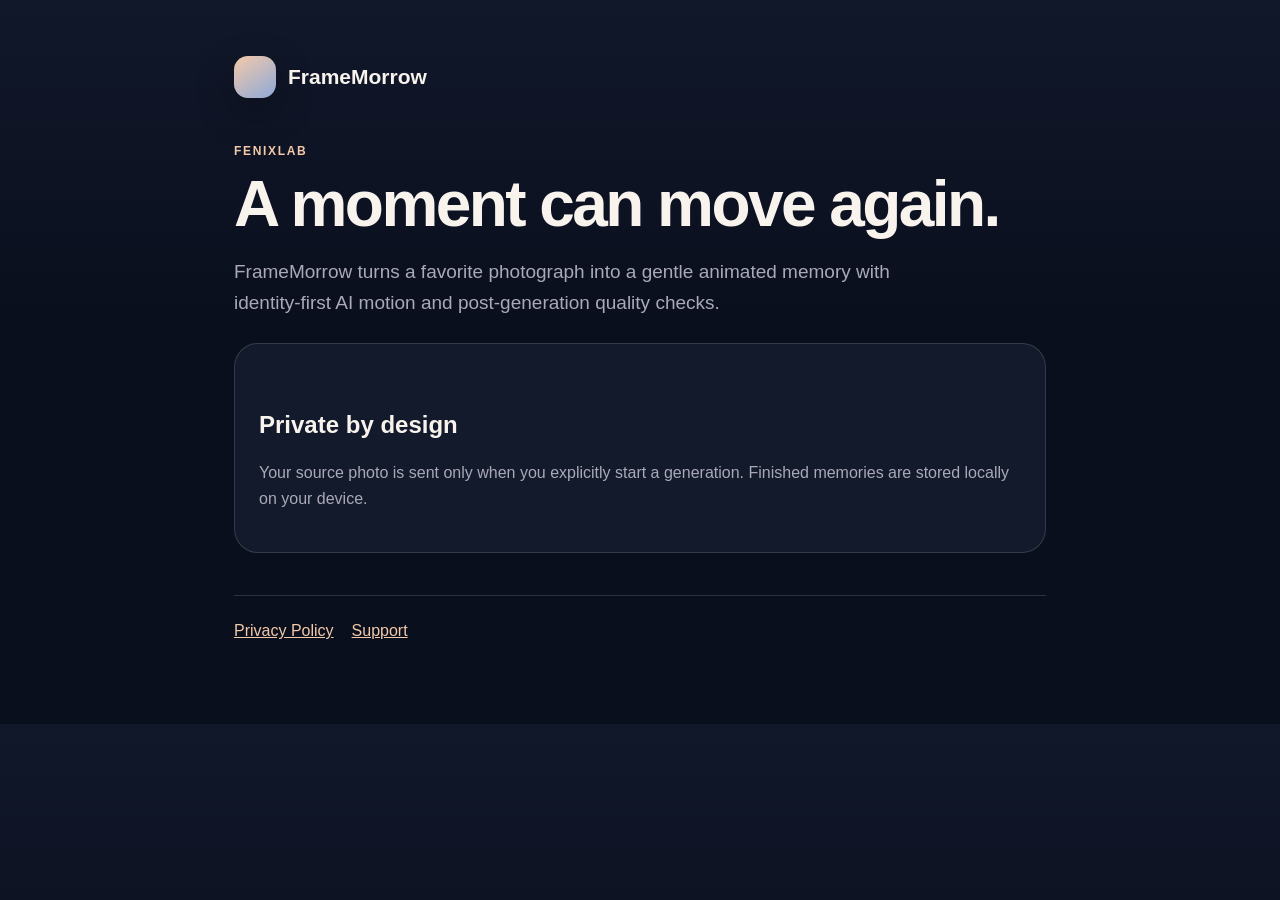
<file: index.html>
<!doctype html><html lang="en"><head><meta charset="utf-8"><meta name="viewport" content="width=device-width,initial-scale=1"><title>FrameMorrow</title><meta name="description" content="FrameMorrow — bring your photos to life"><link rel="stylesheet" href="style.css"></head><body><main class="wrap">
<div class="brand"><div class="mark"></div><strong>FrameMorrow</strong></div><div class="eyebrow">Fenixlab</div><h1>A moment can move again.</h1><p class="lead">FrameMorrow turns a favorite photograph into a gentle animated memory with identity-first AI motion and post-generation quality checks.</p>
<div class="card"><h2>Private by design</h2><p>Your source photo is sent only when you explicitly start a generation. Finished memories are stored locally on your device.</p></div>
<nav class="nav"><a href="privacy.html">Privacy Policy</a><a href="support.html">Support</a></nav>
</main></body></html>
</file>
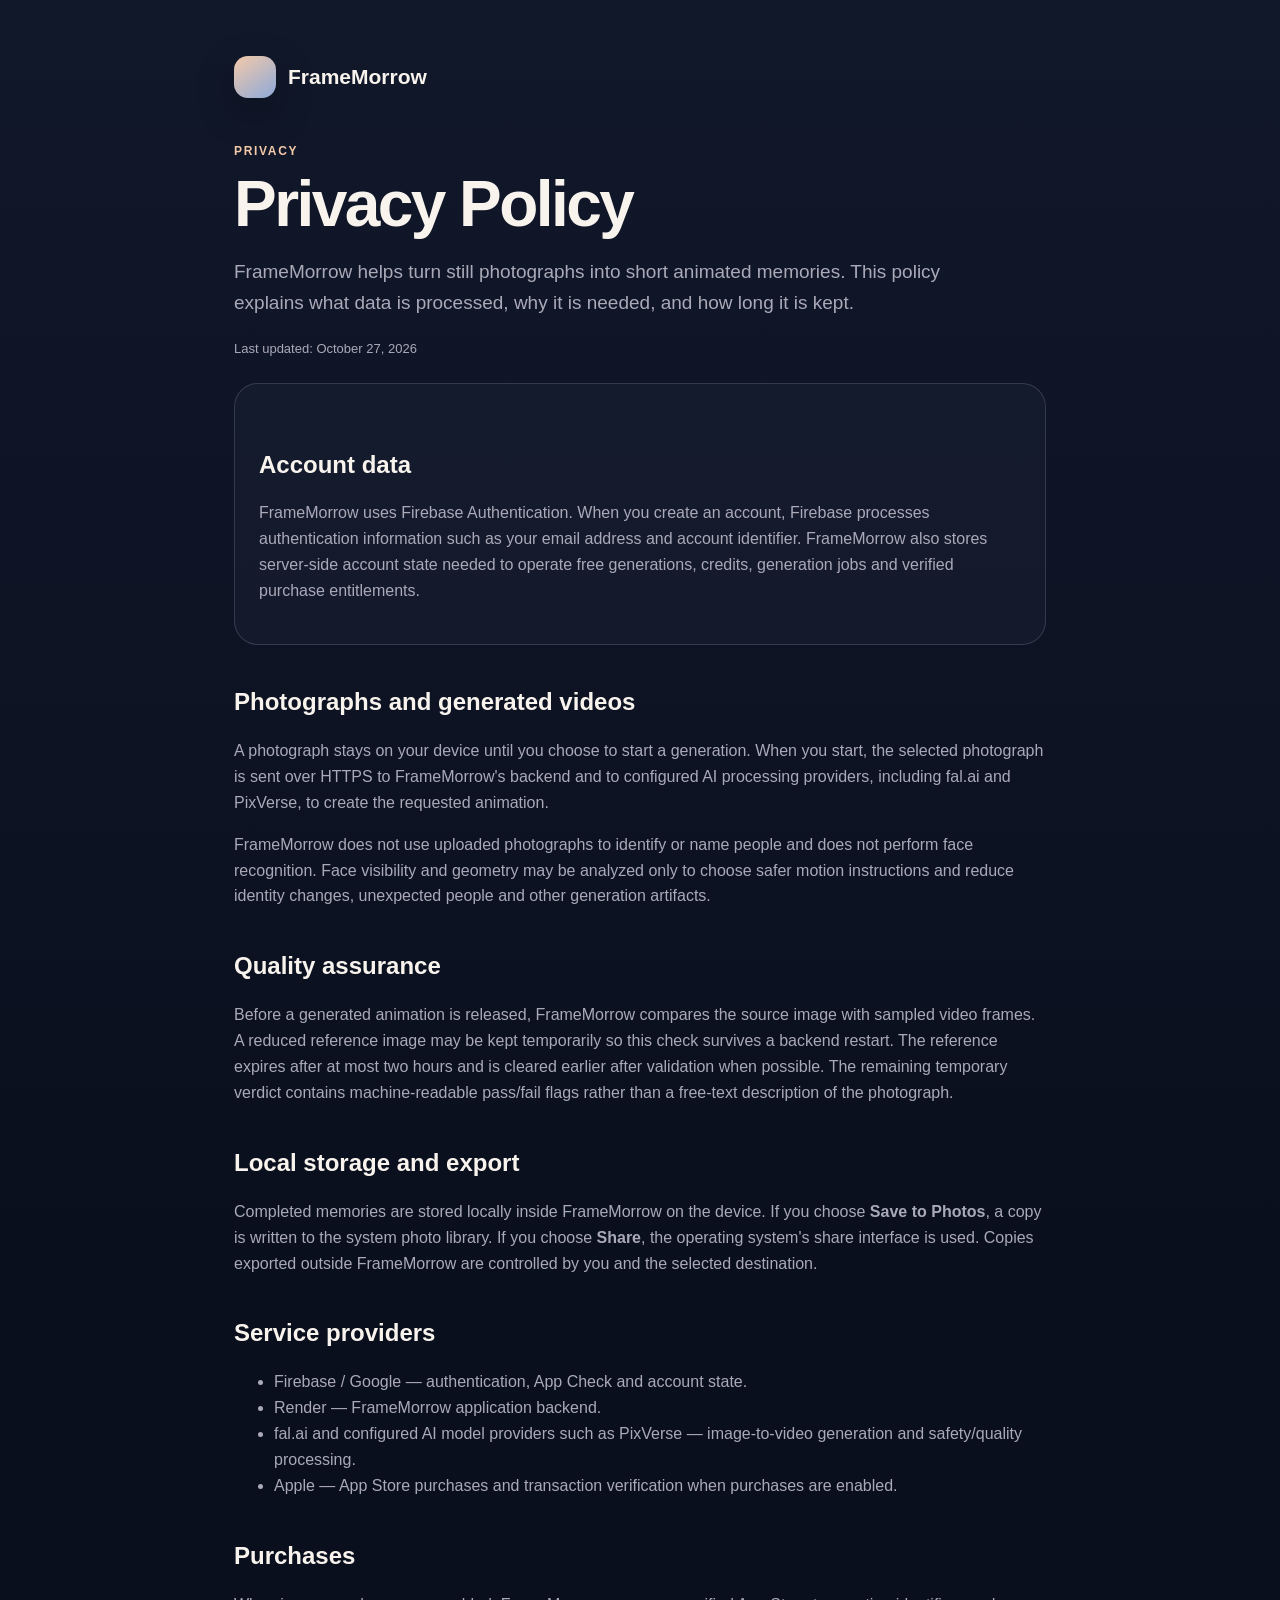
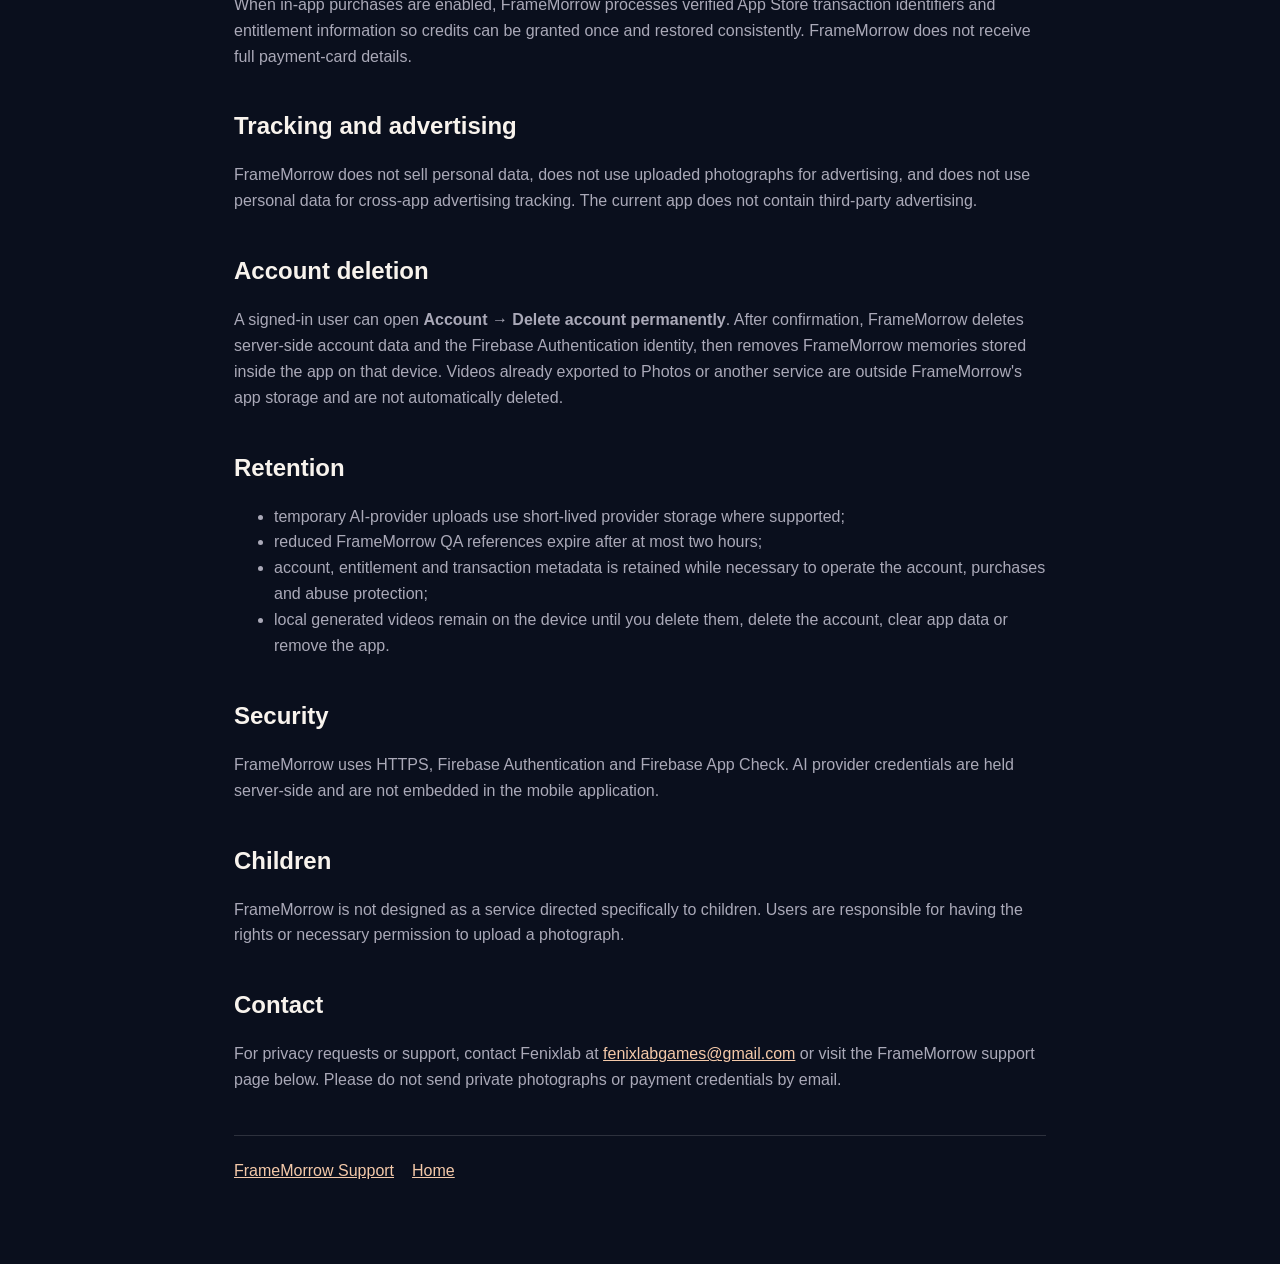
<file: privacy.html>
<!doctype html><html lang="en"><head><meta charset="utf-8"><meta name="viewport" content="width=device-width,initial-scale=1"><title>FrameMorrow Privacy Policy</title><meta name="description" content="FrameMorrow privacy policy"><link rel="stylesheet" href="style.css"></head><body><main class="wrap">
<div class="brand"><div class="mark"></div><strong>FrameMorrow</strong></div><div class="eyebrow">Privacy</div><h1>Privacy Policy</h1><p class="lead">FrameMorrow helps turn still photographs into short animated memories. This policy explains what data is processed, why it is needed, and how long it is kept.</p><p class="meta">Last updated: October 27, 2026</p>
<div class="card"><h2>Account data</h2><p>FrameMorrow uses Firebase Authentication. When you create an account, Firebase processes authentication information such as your email address and account identifier. FrameMorrow also stores server-side account state needed to operate free generations, credits, generation jobs and verified purchase entitlements.</p></div>
<h2>Photographs and generated videos</h2><p>A photograph stays on your device until you choose to start a generation. When you start, the selected photograph is sent over HTTPS to FrameMorrow's backend and to configured AI processing providers, including fal.ai and PixVerse, to create the requested animation.</p><p>FrameMorrow does not use uploaded photographs to identify or name people and does not perform face recognition. Face visibility and geometry may be analyzed only to choose safer motion instructions and reduce identity changes, unexpected people and other generation artifacts.</p>
<h2>Quality assurance</h2><p>Before a generated animation is released, FrameMorrow compares the source image with sampled video frames. A reduced reference image may be kept temporarily so this check survives a backend restart. The reference expires after at most two hours and is cleared earlier after validation when possible. The remaining temporary verdict contains machine-readable pass/fail flags rather than a free-text description of the photograph.</p>
<h2>Local storage and export</h2><p>Completed memories are stored locally inside FrameMorrow on the device. If you choose <strong>Save to Photos</strong>, a copy is written to the system photo library. If you choose <strong>Share</strong>, the operating system's share interface is used. Copies exported outside FrameMorrow are controlled by you and the selected destination.</p>
<h2>Service providers</h2><ul><li>Firebase / Google — authentication, App Check and account state.</li><li>Render — FrameMorrow application backend.</li><li>fal.ai and configured AI model providers such as PixVerse — image-to-video generation and safety/quality processing.</li><li>Apple — App Store purchases and transaction verification when purchases are enabled.</li></ul>
<h2>Purchases</h2><p>When in-app purchases are enabled, FrameMorrow processes verified App Store transaction identifiers and entitlement information so credits can be granted once and restored consistently. FrameMorrow does not receive full payment-card details.</p>
<h2>Tracking and advertising</h2><p>FrameMorrow does not sell personal data, does not use uploaded photographs for advertising, and does not use personal data for cross-app advertising tracking. The current app does not contain third-party advertising.</p>
<h2>Account deletion</h2><p>A signed-in user can open <strong>Account → Delete account permanently</strong>. After confirmation, FrameMorrow deletes server-side account data and the Firebase Authentication identity, then removes FrameMorrow memories stored inside the app on that device. Videos already exported to Photos or another service are outside FrameMorrow's app storage and are not automatically deleted.</p>
<h2>Retention</h2><ul><li>temporary AI-provider uploads use short-lived provider storage where supported;</li><li>reduced FrameMorrow QA references expire after at most two hours;</li><li>account, entitlement and transaction metadata is retained while necessary to operate the account, purchases and abuse protection;</li><li>local generated videos remain on the device until you delete them, delete the account, clear app data or remove the app.</li></ul>
<h2>Security</h2><p>FrameMorrow uses HTTPS, Firebase Authentication and Firebase App Check. AI provider credentials are held server-side and are not embedded in the mobile application.</p>
<h2>Children</h2><p>FrameMorrow is not designed as a service directed specifically to children. Users are responsible for having the rights or necessary permission to upload a photograph.</p>
<h2>Contact</h2><p>For privacy requests or support, contact Fenixlab at <a href="mailto:fenixlabgames@gmail.com">fenixlabgames@gmail.com</a> or visit the FrameMorrow support page below. Please do not send private photographs or payment credentials by email.</p>
<nav class="nav"><a href="support.html">FrameMorrow Support</a><a href="index.html">Home</a></nav>
</main></body></html>
</file>
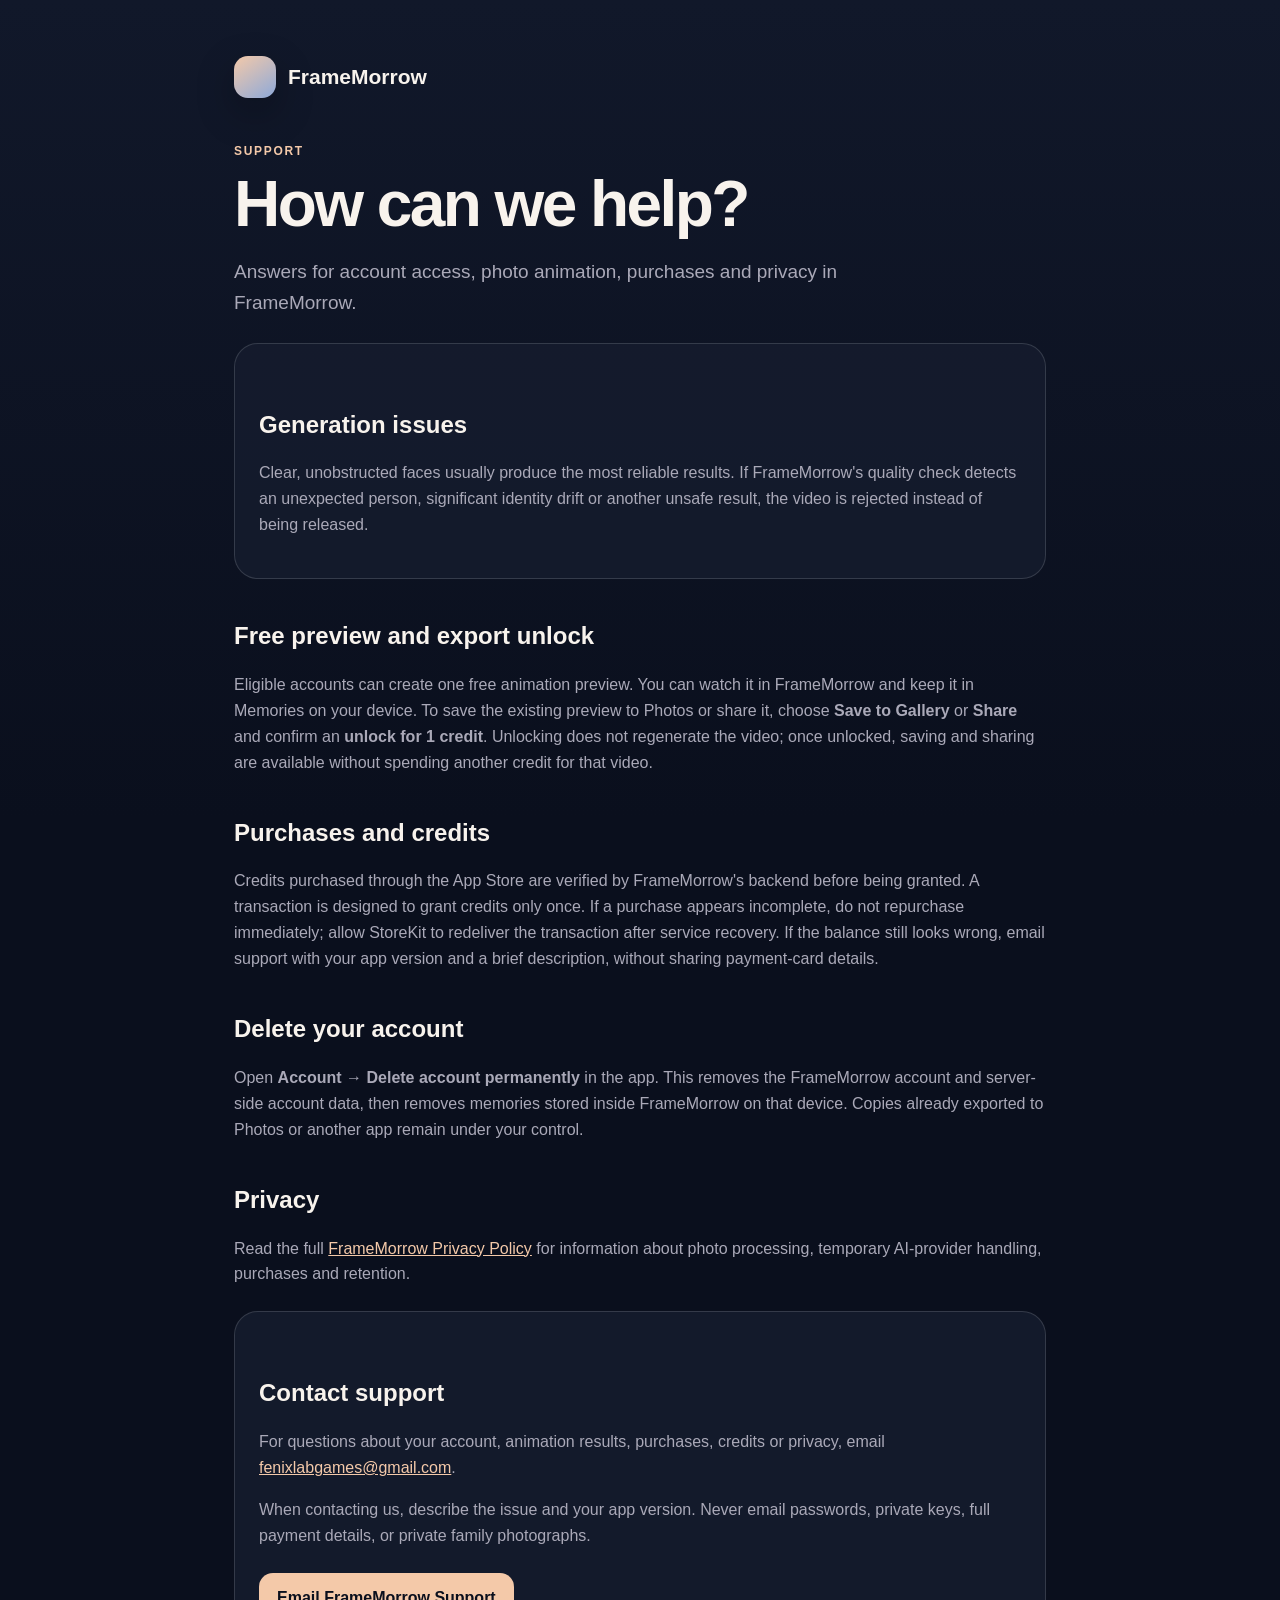
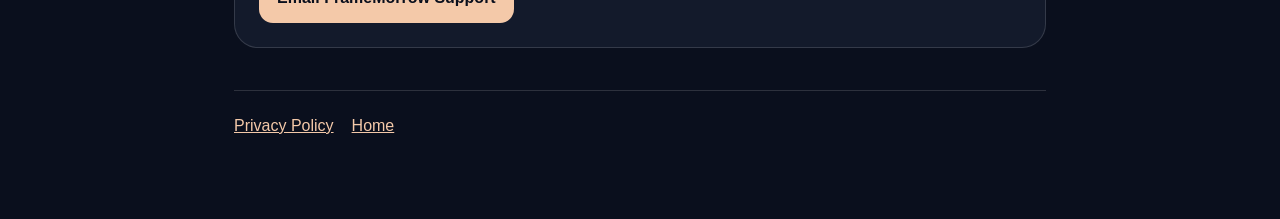
<file: support.html>
<!doctype html><html lang="en"><head><meta charset="utf-8"><meta name="viewport" content="width=device-width,initial-scale=1"><title>FrameMorrow Support</title><meta name="description" content="FrameMorrow support"><link rel="stylesheet" href="style.css"></head><body><main class="wrap">
<div class="brand"><div class="mark"></div><strong>FrameMorrow</strong></div><div class="eyebrow">Support</div><h1>How can we help?</h1><p class="lead">Answers for account access, photo animation, purchases and privacy in FrameMorrow.</p>
<div class="card"><h2>Generation issues</h2><p>Clear, unobstructed faces usually produce the most reliable results. If FrameMorrow's quality check detects an unexpected person, significant identity drift or another unsafe result, the video is rejected instead of being released.</p></div>
<h2>Free preview and export unlock</h2><p>Eligible accounts can create one free animation preview. You can watch it in FrameMorrow and keep it in Memories on your device. To save the existing preview to Photos or share it, choose <strong>Save to Gallery</strong> or <strong>Share</strong> and confirm an <strong>unlock for 1 credit</strong>. Unlocking does not regenerate the video; once unlocked, saving and sharing are available without spending another credit for that video.</p>
<h2>Purchases and credits</h2><p>Credits purchased through the App Store are verified by FrameMorrow's backend before being granted. A transaction is designed to grant credits only once. If a purchase appears incomplete, do not repurchase immediately; allow StoreKit to redeliver the transaction after service recovery. If the balance still looks wrong, email support with your app version and a brief description, without sharing payment-card details.</p>
<h2>Delete your account</h2><p>Open <strong>Account → Delete account permanently</strong> in the app. This removes the FrameMorrow account and server-side account data, then removes memories stored inside FrameMorrow on that device. Copies already exported to Photos or another app remain under your control.</p>
<h2>Privacy</h2><p>Read the full <a href="privacy.html">FrameMorrow Privacy Policy</a> for information about photo processing, temporary AI-provider handling, purchases and retention.</p>
<div class="card"><h2>Contact support</h2><p>For questions about your account, animation results, purchases, credits or privacy, email <a href="mailto:fenixlabgames@gmail.com">fenixlabgames@gmail.com</a>.</p><p>When contacting us, describe the issue and your app version. Never email passwords, private keys, full payment details, or private family photographs.</p><a class="button" href="mailto:fenixlabgames@gmail.com?subject=FrameMorrow%20Support">Email FrameMorrow Support</a></div>
<nav class="nav"><a href="privacy.html">Privacy Policy</a><a href="index.html">Home</a></nav>
</main></body></html>
</file>
<file: style.css>
:root{color-scheme:dark;--bg:#0a0f1d;--card:#151c2e;--text:#f8f3ed;--muted:#aaa9b8;--accent:#f4c9a9;--stroke:rgba(255,255,255,.14)}
*{box-sizing:border-box}body{margin:0;background:linear-gradient(180deg,#11182a 0,#0a0f1d 45%);color:var(--text);font-family:-apple-system,BlinkMacSystemFont,"Segoe UI",sans-serif;line-height:1.62}
.wrap{max-width:860px;margin:0 auto;padding:56px 24px 80px}.brand{display:flex;align-items:center;gap:12px;margin-bottom:44px}.mark{width:42px;height:42px;border-radius:14px;background:linear-gradient(145deg,#f4c9a9,#8da9d9);box-shadow:0 14px 38px rgba(0,0,0,.28)}.brand strong{font-size:21px}.eyebrow{color:var(--accent);font-size:12px;font-weight:800;letter-spacing:.14em;text-transform:uppercase}
h1{font-size:clamp(38px,7vw,64px);line-height:1.04;margin:10px 0 18px;letter-spacing:-.04em}h2{font-size:24px;margin:38px 0 12px}p,li{color:var(--muted)}a{color:var(--accent)}.lead{font-size:19px;max-width:720px}.card{background:rgba(21,28,46,.86);border:1px solid var(--stroke);border-radius:24px;padding:24px;margin:24px 0}.meta{font-size:13px;color:var(--muted);margin-top:10px}.nav{display:flex;gap:18px;flex-wrap:wrap;margin-top:42px;padding-top:22px;border-top:1px solid var(--stroke)}.button{display:inline-block;background:var(--accent);color:#0a0f1d;text-decoration:none;font-weight:800;padding:12px 18px;border-radius:14px;margin-top:8px}
@media(max-width:600px){.wrap{padding:34px 18px 54px}.card{padding:19px}h1{font-size:42px}}
</file>
